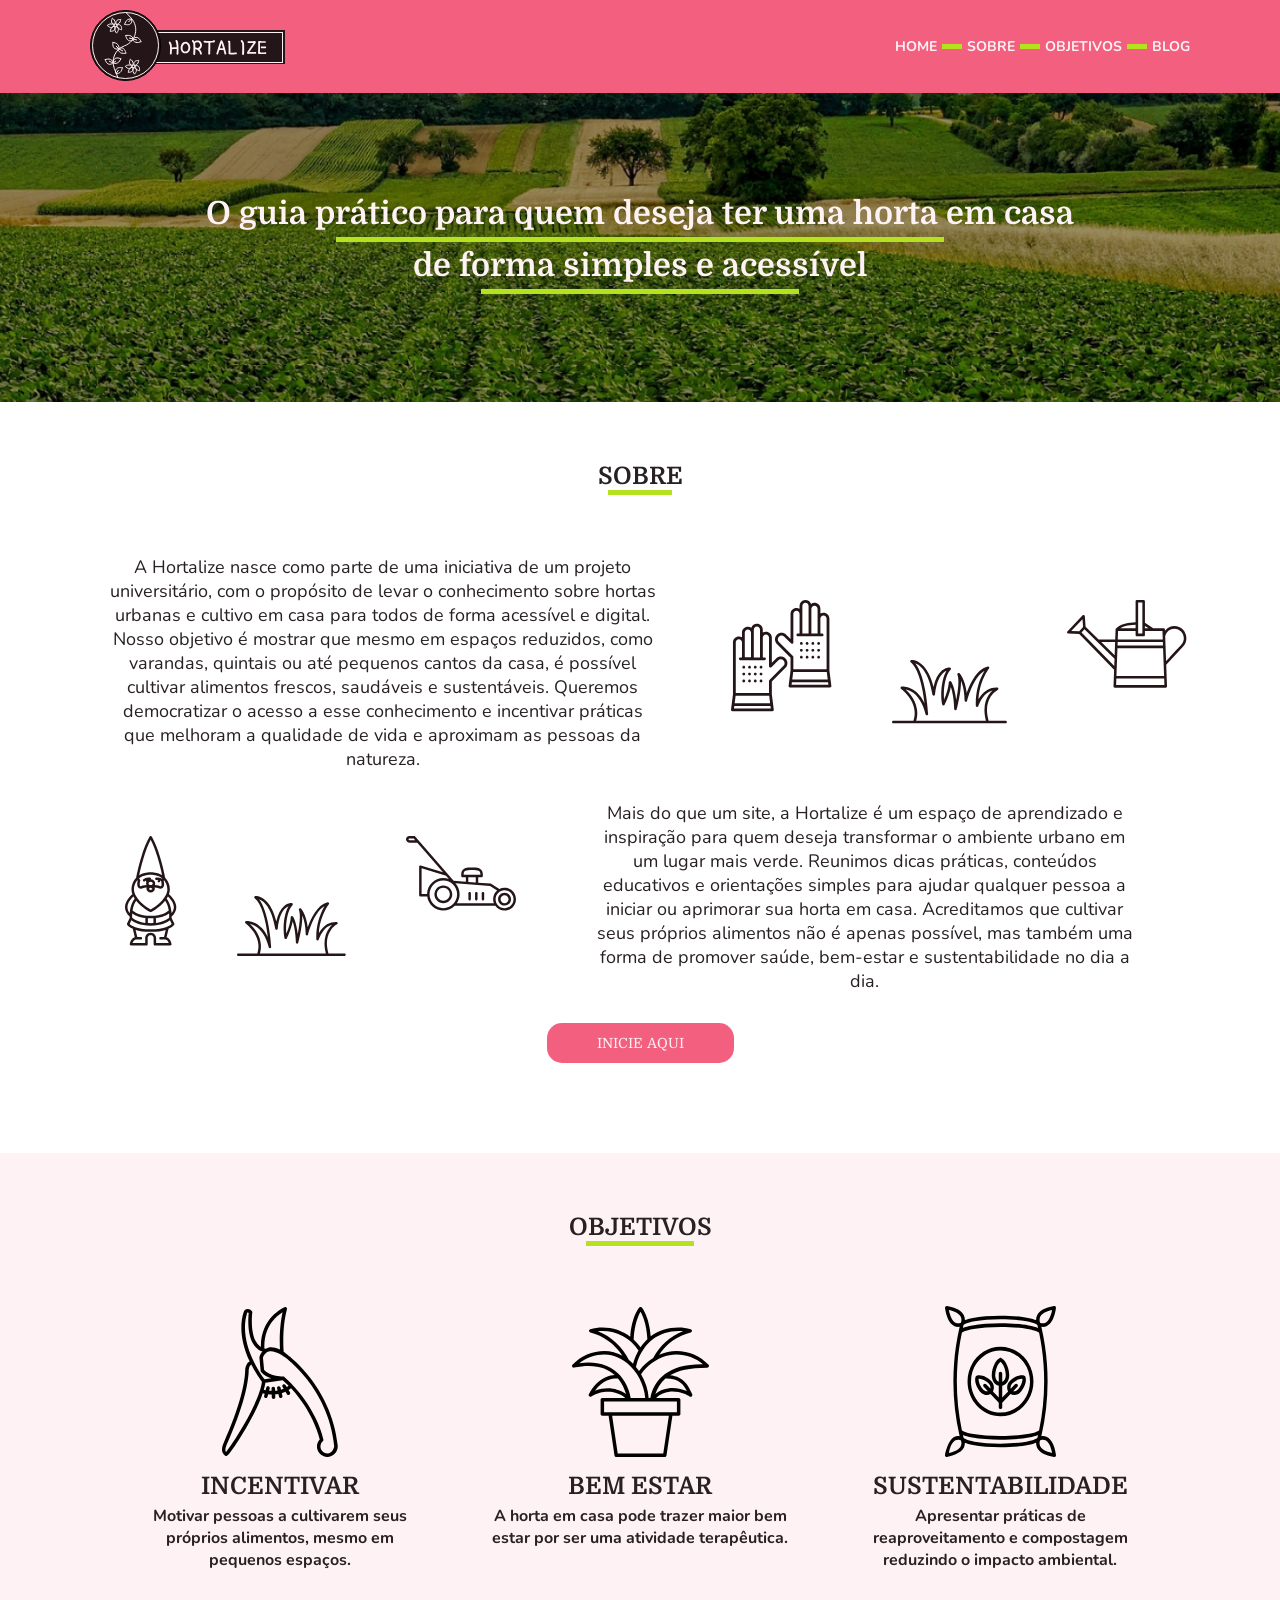
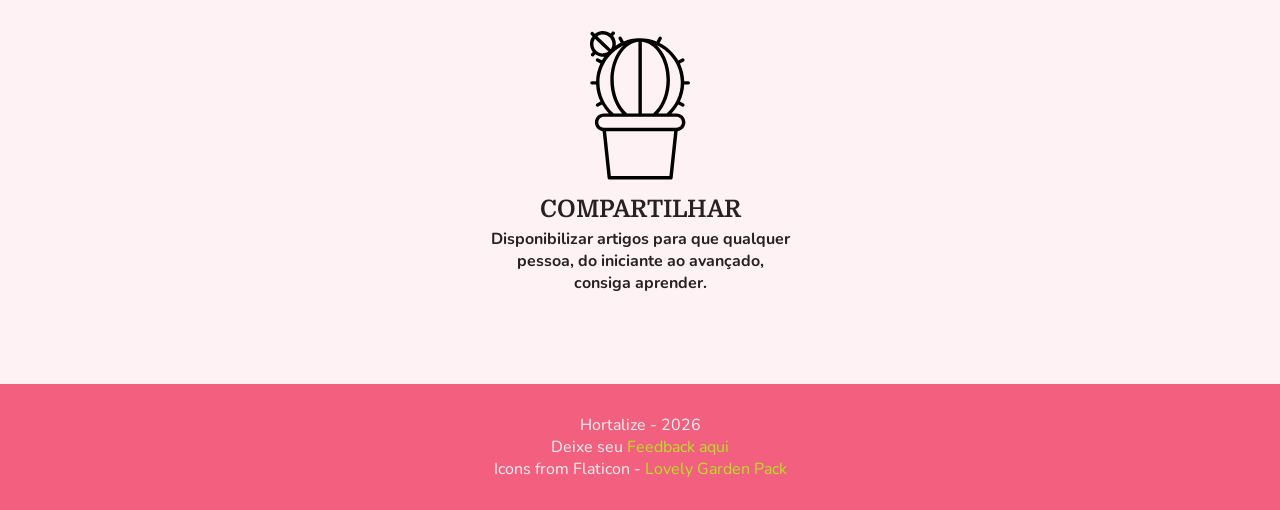
<file: index.html>
<!DOCTYPE html>
<html lang='pt-br'>
<head>
    <meta charset='utf-8'>
    <meta name='viewport' content='width=device-width, initial-scale=1'>
    <title>Hortalize</title>
    <link rel="preconnect" href="https://fonts.googleapis.com">
    <link rel="preconnect" href="https://fonts.gstatic.com" crossorigin>
    <link href="https://fonts.googleapis.com/css2?family=Nunito:ital,wght@0,200..1000;1,200..1000&display=swap" rel="stylesheet">
    <link rel="preconnect" href="https://fonts.googleapis.com">
    <link rel="preconnect" href="https://fonts.gstatic.com" crossorigin>
    <link href="https://fonts.googleapis.com/css2?family=Domine:wght@400..700&family=Nunito:ital,wght@0,200..1000;1,200..1000&display=swap" rel="stylesheet">
    <link rel='stylesheet' href='src/css/style.css'>
    <link rel="shortcut icon" href="src/assets/favicon.png" type="image/png">
</head>
<body>
    <header>
        <a href="index.html" class="logo">
            <img src="src/assets/logo.svg" alt="Logo Hortalize">
        </a>
        <nav>
            <ul class="list-nav">
                <li><a href="#home">HOME</a></li>
                <li><a href="#sobre">SOBRE</a></li>
                <li><a href="#obj">OBJETIVOS</a></li>
                <li><a href="blog.html">BLOG</a></li>
            </ul>
        </nav>
    </header>
    <main>
        <div class="loading loading-on">
            <div class="loading-text">
                <img src="src/assets/loading-image.png" alt="Logo Hortalize">
                Carregando 
            </div>
        </div>
        <section id="home">
            <h1>
                <p>
                    O guia prático para quem deseja ter uma horta em casa
                </p>
                <p>
                    de forma simples e acessível
                </p>
            </h1>
        </section>
        <section id="sobre">
            <h2 class="section-title">
                sobre
            </h2>
            <div class="sobre-description">
                <p>
                    A Hortalize nasce como parte de uma iniciativa de um projeto universitário, com o propósito de levar o conhecimento sobre hortas urbanas e cultivo em casa para todos de forma acessível e digital. Nosso objetivo é mostrar que mesmo em espaços reduzidos, como varandas, quintais ou até pequenos cantos da casa, é possível cultivar alimentos frescos, saudáveis e sustentáveis. Queremos democratizar o acesso a esse conhecimento e incentivar práticas que melhoram a qualidade de vida e aproximam as pessoas da natureza.
                </p>
                <ul class="sobre-icons">
                    <li><img src="src/assets/icon5.svg" alt=""></li>
                    <li><img src="src/assets/icon9.svg" alt=""></li>
                    <li><img src="src/assets/icon10.svg" alt=""></li>
                </ul>
            </div>
            <div class="sobre-description">
                <ul class="sobre-icons clear">
                    <li><img src="src/assets/icon7.svg" alt=""></li>
                    <li><img src="src/assets/icon8.svg" alt=""></li>
                    <li><img src="src/assets/icon6.svg" alt=""></li>
                </ul>
                <p>
                    Mais do que um site, a Hortalize é um espaço de aprendizado e inspiração para quem deseja transformar o ambiente urbano em um lugar mais verde. Reunimos dicas práticas, conteúdos educativos e orientações simples para ajudar qualquer pessoa a iniciar ou aprimorar sua horta em casa. Acreditamos que cultivar seus próprios alimentos não é apenas possível, mas também uma forma de promover saúde, bem-estar e sustentabilidade no dia a dia.
                </p>
            </div>
            <a id="sobre-button" href="blog.html">INICIE AQUI</a>

        </section>
        <section id="obj">
            <h2 class="section-title">
                OBJETIVOS
            </h2>
            <ul class="obj-list">
                <li>
                    <img src="src/assets/icon3.svg" alt="">
                    <h3>
                        incentivar
                    </h3>
                    <p>
                        Motivar pessoas a cultivarem seus próprios alimentos, mesmo em pequenos espaços.
                    </p>
                </li>
                <li>
                    <img src="src/assets/icon1.svg" alt="">
                    <h3>bem estar</h3>
                    <p>
                        A horta em casa pode trazer maior bem estar por ser uma atividade terapêutica.
                    </p>
                </li>
                <li>
                    <img src="src/assets/icon4.svg" alt="">
                    <h3>sustentabilidade</h3>
                    <p>
                        Apresentar práticas de reaproveitamento e compostagem reduzindo o impacto ambiental.
                    </p>
                </li>
                <li>
                    <img src="src/assets/icon2.svg" alt="">
                    <h3>compartilhar</h3>
                    <p>
                        Disponibilizar artigos para que qualquer pessoa, do iniciante ao avançado, consiga aprender.
                    </p>
                </li>
            </ul>
        </section>
    </main>
    <footer>
        <p>
            Hortalize - 2026
        </p>
        <p>
            Deixe seu
            <a href="https://forms.gle/gW9gvYGszAeY2fDi6" target="_blank">Feedback aqui</a>
        </p>
        <p>
            Icons from Flaticon - 
            <a href="https://www.flaticon.com/packs/lovely-garden" target="_blank">Lovely Garden Pack</a>
        </p>
       
    </footer>
    <script>
        const loadingElement = document.querySelector(".loading");
        setTimeout(() => {
            loadingElement.classList.remove("loading-on")
        }, 1000)
    </script>    
</body>
</html>
</file>
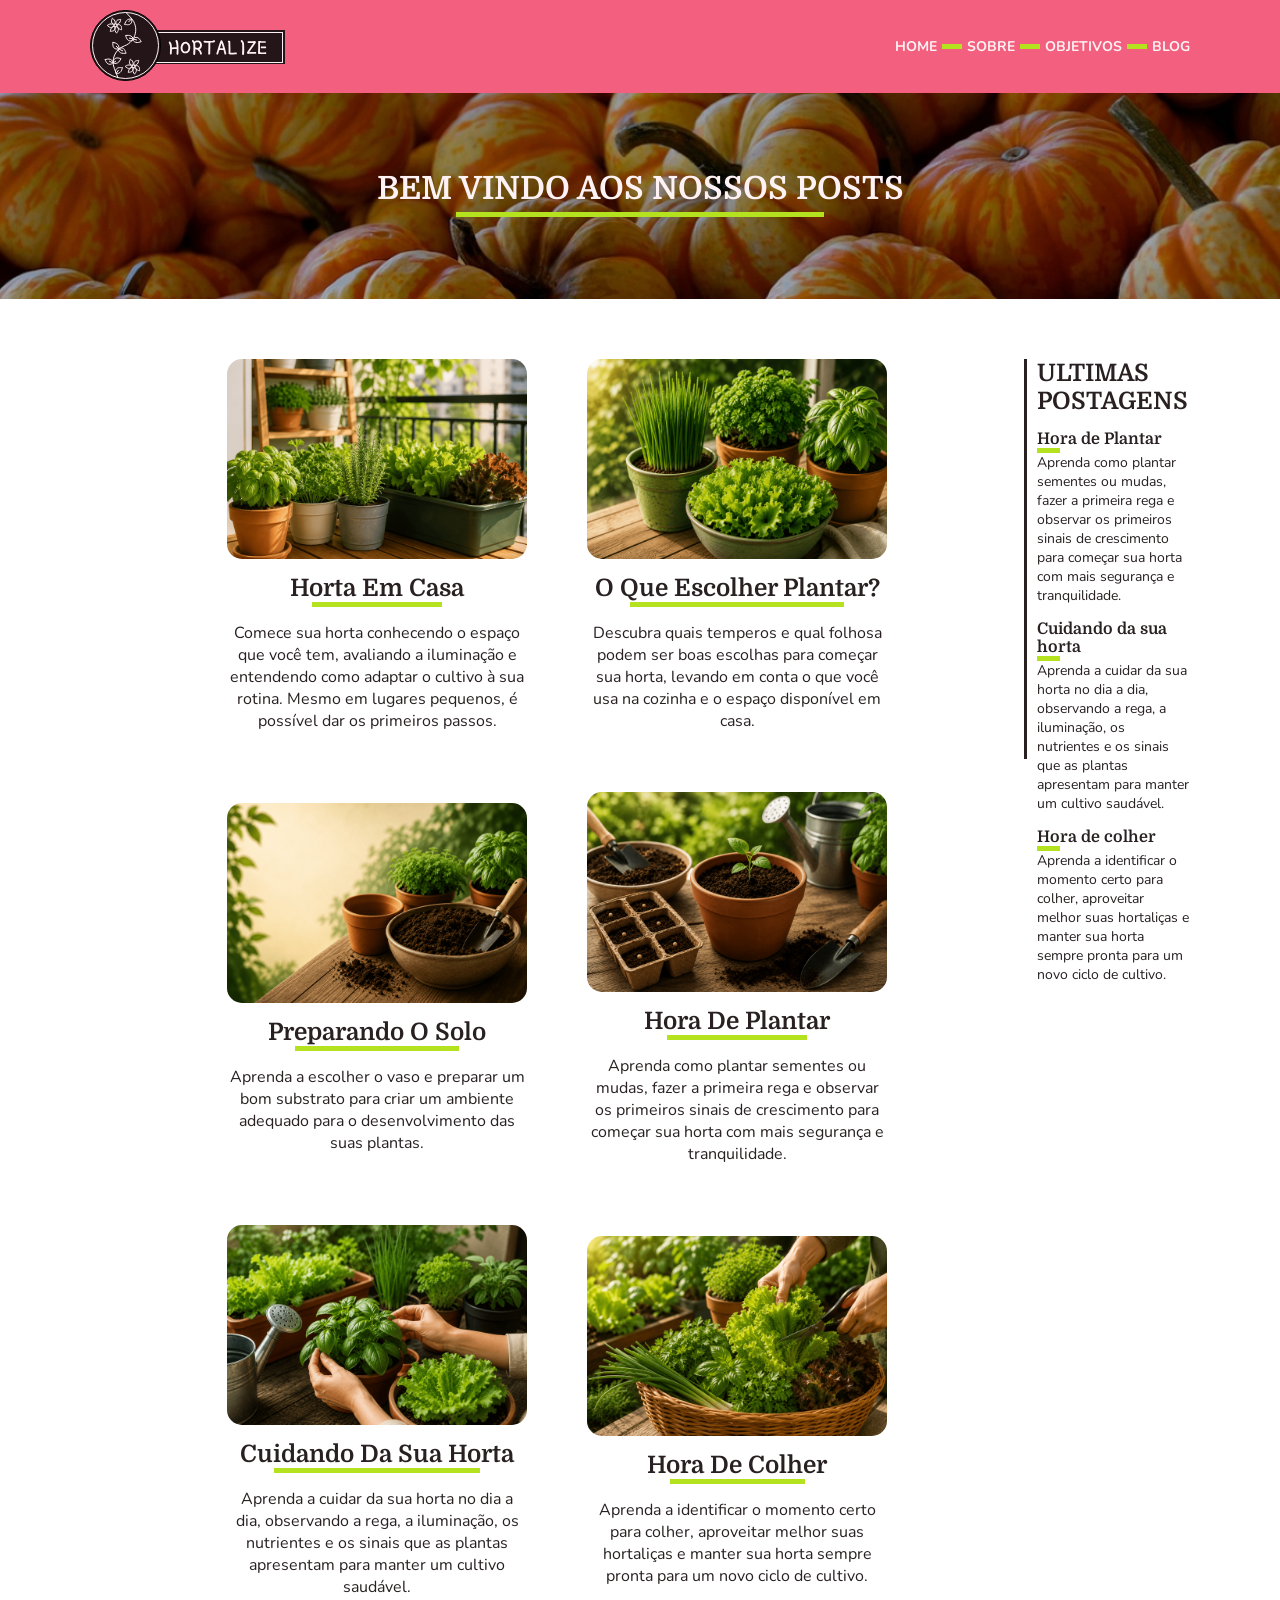
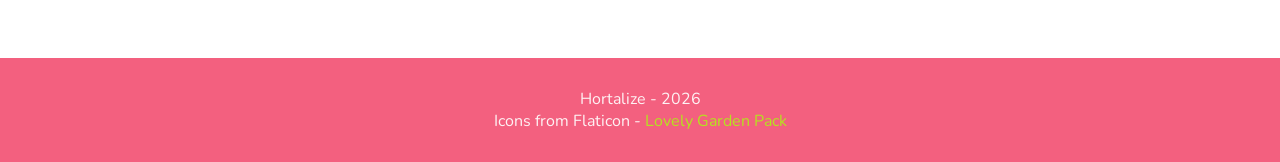
<file: blog.html>
<!DOCTYPE html>
<html lang='pt-br'>
<head>
    <meta charset='utf-8'>
    <meta name='viewport' content='width=device-width, initial-scale=1'>
    <title>Hortalize</title>
    <link rel="preconnect" href="https://fonts.googleapis.com">
    <link rel="preconnect" href="https://fonts.gstatic.com" crossorigin>
    <link href="https://fonts.googleapis.com/css2?family=Nunito:ital,wght@0,200..1000;1,200..1000&display=swap" rel="stylesheet">
    <link rel="preconnect" href="https://fonts.googleapis.com">
    <link rel="preconnect" href="https://fonts.gstatic.com" crossorigin>
    <link href="https://fonts.googleapis.com/css2?family=Domine:wght@400..700&family=Nunito:ital,wght@0,200..1000;1,200..1000&display=swap" rel="stylesheet">
    <link rel='stylesheet' href='src/css/style.css'>
    <link rel='stylesheet' href='src/css/blog.css'>
    <link rel="shortcut icon" href="src/assets/favicon.png" type="image/png">
</head>
<body>
    <header>
        <a href="index.html" class="logo">
            <img src="src/assets/logo.svg" alt="Logo Hortalize">
        </a>
        <nav>
            <ul class="list-nav">
                <li><a href="index.html">HOME</a></li>
                <li><a href="index.html">SOBRE</a></li>
                <li><a href="index.html">OBJETIVOS</a></li>
                <li><a href="blog.html">BLOG</a></li>
            </ul>
        </nav>
    </header>
    <main>
        <div class="loading loading-on">
            <div class="loading-text">
                <img src="src/assets/loading-image.png" alt="Logo Hortalize">
                Carregando 
            </div>
        </div>
        <section id="home">
            <h1>
                <p>
                    BEM VINDO AOS NOSSOS POSTS
                </p>
            </h1>
        </section>
        <section id="posts">
            <ul class="posts-list">
            </ul>
            <aside id="last-news">
                <div>
                    <h2>ultimas postagens</h2>
                    <ul class="news-list">
                    </ul>
                </div>
            </aside>
        </section>
    </main>
    <footer>
        <p>
            Hortalize - 2026
        </p>
        <p>
            Icons from Flaticon - 
            <a href="https://www.flaticon.com/packs/lovely-garden" target="_blank">Lovely Garden Pack</a>
        </p>
       
    </footer>
    <script src="src/js/script.js"> </script>
    <script>
        doLastNewsElemention()
        doBlogPostList()
    </script>
    
</body>
</html>
</file>
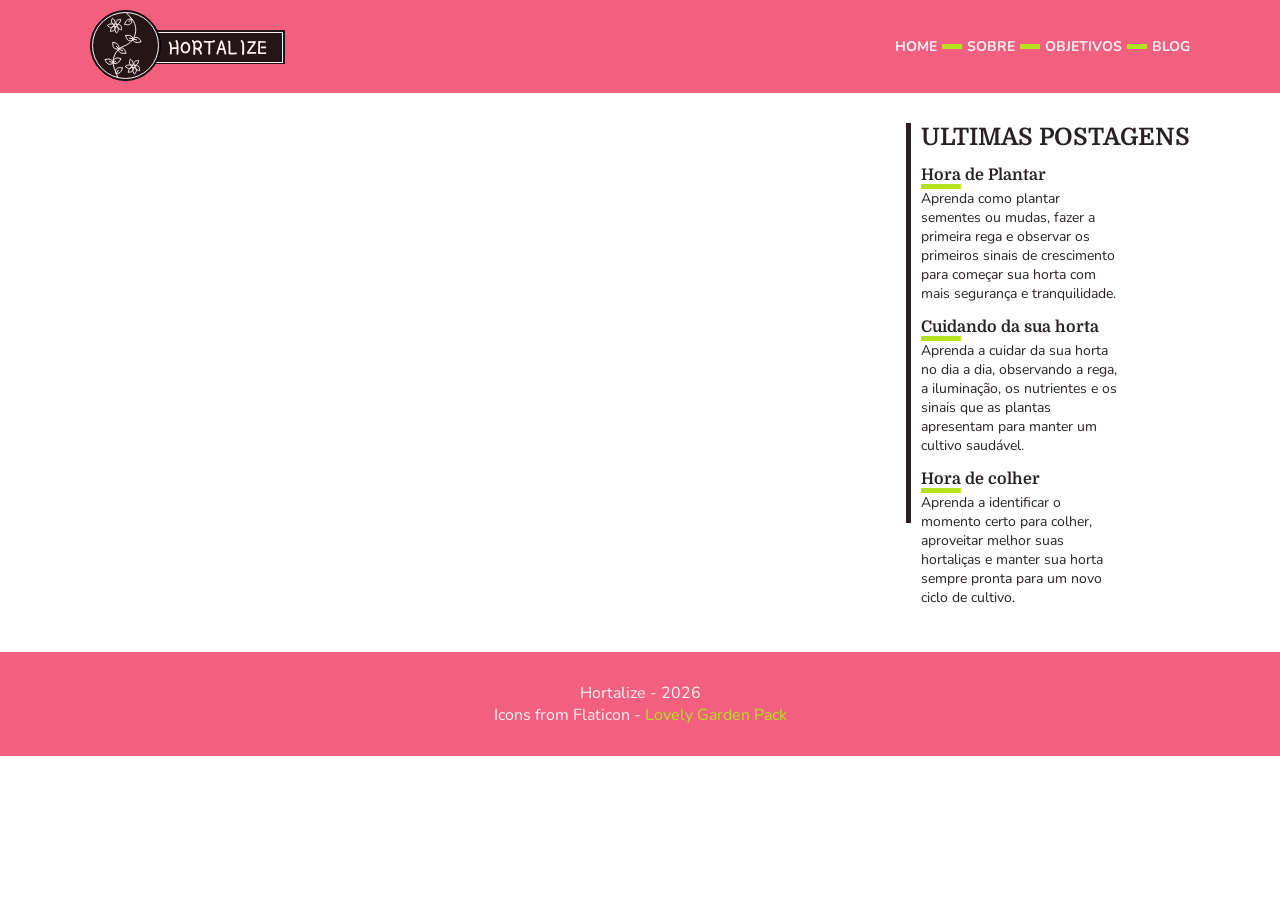
<file: post.html>
<!DOCTYPE html>
<html lang='pt-br'>
<head>
    <meta charset='utf-8'>
    <meta name='viewport' content='width=device-width, initial-scale=1'>
    <title>Hortalize</title>
    <link rel="preconnect" href="https://fonts.googleapis.com">
    <link rel="preconnect" href="https://fonts.gstatic.com" crossorigin>
    <link href="https://fonts.googleapis.com/css2?family=Nunito:ital,wght@0,200..1000;1,200..1000&display=swap" rel="stylesheet">
    <link rel="preconnect" href="https://fonts.googleapis.com">
    <link rel="preconnect" href="https://fonts.gstatic.com" crossorigin>
    <link href="https://fonts.googleapis.com/css2?family=Domine:wght@400..700&family=Nunito:ital,wght@0,200..1000;1,200..1000&display=swap" rel="stylesheet">
    <link rel='stylesheet' href='src/css/style.css'>
    <link rel='stylesheet' href='src/css/blog.css'>
    <link rel='stylesheet' href='src/css/post.css'>
    <link rel="shortcut icon" href="src/assets/favicon.png" type="image/png">
</head>
<body>
    <header>
        <a href="index.html" class="logo">
            <img src="src/assets/logo.svg" alt="Logo Hortalize">
        </a>
        <nav>
            <ul class="list-nav">
                <li><a href="index.html">HOME</a></li>
                <li><a href="index.html">SOBRE</a></li>
                <li><a href="index.html">OBJETIVOS</a></li>
                <li><a href="blog.html">BLOG</a></li>
            </ul>
        </nav>
    </header>
    <main>
        <div class="loading loading-on">
            <div class="loading-text">
                <img src="src/assets/loading-image.png" alt="Logo Hortalize">
                Carregando 
            </div>
        </div>
        <section id="posts">
            <div class="post-content">
            </div>
            <aside id="last-news">
                <div>
                    <h2>ultimas postagens</h2>
                    <ul class="news-list">
                    </ul>
                </div>
            </aside>
        </section>
    </main>
    <footer>
        <p>
            Hortalize - 2026
        </p>
        <p>
            Icons from Flaticon - 
            <a href="https://www.flaticon.com/packs/lovely-garden" target="_blank">Lovely Garden Pack</a>
        </p>
       
    </footer>
    <script src="src/js/script.js"></script>
    <script>
        doLastNewsElemention()
        doBlogPost()
    </script>
</body>
</html>
</file>
<file: src/css/style.css>
:root{
    --primary-bg: #F3607F;
    --secondary-bg: #FEF2F4;
    --primary-contrast: #B5E21F;
    --secondary-contrast: #8CB10F;
    --text-color:#282021;
    --text-color-contrast:#FEF2F4;
    --font-text: "Nunito", sans-serif;
    --font-title: "Domine", serif;
}

* {
    color: var(--text-color);
    padding: 0;
    margin: 0;
    outline: 0;
    box-sizing: border-box;
    font-family: var(--font-text);
    font-size: 62.5%;
    text-decoration: none;
    list-style-type: none;
    scroll-behavior: smooth;
}

.loading {
    display: none;
    background-color: var(--secondary-bg);
    position: absolute;
    top: 0;
    left: 0;
    width: 100%;
    height: 1000px;
    z-index: 1;
}

.loading img {
    display: block;
    max-width: 150px;
    margin-bottom: 15px;
    margin-left: 10px;
    animation: loading 2s ease-in-out infinite;
}

.loading-text {
    display: block;
    font-size: 2.4rem;
    font-family: var(--font-title);
    text-transform: uppercase;
    position: relative;
    top: 20%;
    left: 45%;
    max-width: fit-content;
}

.loading-on {
    display: block;
}

@keyframes loading {
  0%,
  100% {
    opacity: 0.6;
    transform: scale(0.98);
  }

  50% {
    opacity: 1;
    transform: scale(1);
  }
}

header{
    display: flex;
    flex-wrap: wrap;
    gap: 30px;
    justify-content: space-between;
    align-items: center;
    background-color: var(--primary-bg);
    padding: 1rem 9rem;
}

.list-nav {
    display: flex;
}

.list-nav li::after {
    display: inline-block;
    content: "";
    background-color: var(--primary-contrast);
    width: 20px;
    height: 5px;
    margin: 0px 5px;
    margin-bottom: 2.5px;
}

.list-nav li:last-child::after {
    display: none;
}

.list-nav li a {
    font-size: 1.4rem;
    font-weight: bold;
    color: var(--text-color-contrast);
}

.list-nav li a:hover, #sobre-button:hover, footer a:hover {
    opacity: .85;
    transition: .15s ease-in-out;
}

main {
    animation: entradaMain 0.6s ease-out both;
}

@keyframes entradaMain {
    from {
        opacity: 0;
        transform: translateY(15px);
    }

    to {
        opacity: 1;
        transform: translateY(0);
    }
}

#home {
    background-image: url("../assets/background-home.jpg");
    background-repeat: no-repeat;
    background-size: cover;
    background-position: center;
    padding: 8% 0px;
}

#home > h1,#sobre, #obj {
    display: grid;
    place-items: center;
}

#home > h1 p {
    display: flex;
    flex-direction: column;
    justify-content: center;
    font-size: 3.2rem;
    font-family: var(--font-title);
    color: var(--text-color-contrast);
    font-weight: bold;
    width: fit-content;
}

#home > h1 p::after {
    content: "";
    background-color: var(--primary-contrast);
    margin: 5px 0px;
    width: 70%;
    height: 5px;
    align-self: center;
}

.section-title {
    display: flex;
    flex-direction: column;
    font-size: 2.4rem;
    font-family: var(--font-title);
    font-weight: bold;
    text-transform: uppercase;
    text-align: center;
    padding: 60px 0px;
    width: fit-content;
}

.section-title::after {
    display: block;
    content: "";
    background-color: var(--primary-contrast);
    width: 75%;
    height: 5px;
    align-self: center;
}

.sobre-description {
    display: flex;
    justify-content: center;
    align-items: center;
    flex-wrap: wrap;
    gap: calc(2rem + 3vw);
    margin-bottom: 30px;
}

.sobre-description p {
    font-size: 1.8rem;
    max-width: 580px;
    text-align: center;
    padding: 0px 15px;
}

.sobre-icons {
    display: flex;
    gap: 60px;
}

.sobre-icons li:nth-child(even) {
    margin-top: 60px;
}

#sobre-button {
    background-color: var(--primary-bg);
    font-size: 1.4rem;
    font-family: var(--font-title);
    color: var(--text-color-contrast);
    padding: 12px 50px;
    border: none;
    border-radius: 15px;
}

#obj {
    background-color: var(--secondary-bg);
    margin-top: 90px;
    padding: 0px 15px 90px 15px;
}

.obj-list {
    display: flex;
    align-items: baseline;
    justify-content: center;
    flex-wrap: wrap;
    gap: 60px;
}

.obj-list li {
    display: flex;
    flex-direction: column;
    justify-content: center;
    align-items: center;
}

.obj-list h3 {
    font-size: 2.4rem;
    font-family: var(--font-title);
    font-weight: bold;
    text-align: center;
    text-transform: uppercase;
    margin-top: 15px;
    margin-bottom: 5px;
}

.obj-list p {
    font-size: 1.6rem;
    font-weight: bold;
    text-align: center;
    max-width: 300px;
}


footer {
    background-color: var(--primary-bg);
    padding: 30px 0;
    text-align: center;

}

footer > p {
    font-size: 1.6rem;
    color: var(--text-color-contrast);
}

footer a {
    font-size: 1.6rem;
    color: var(--primary-contrast);
}

@media (max-width:1100px) {
 
    .clear {
        display: none;
    }

    header {
        justify-content: center;
    }

    #home > h1 p {
        font-size: 2.4rem;
    }

    .section-title {
        padding-bottom: 30px;
    }

    .loading-text {
        left: 40%;
    }

}

@media (max-width:670px) {

    #home > h1 p {
        font-size: 1.8rem;
    }

    .section-title {
        padding: 30px 0px;
    }

    #obj{
        margin-top: 60px;
    }

    .sobre-icons {
        padding: 0 25px;
        gap: 30px;
    }

    .sobre-icons li > img {
        max-width: 100%;
        min-width: 50px;
    }

    .loading-text {
        left: 35%;
    }

}

@media (max-width:450px) {

    .list-nav {
        display: flex;
        gap: 15px;
    }

    .list-nav li::after {
        display: none;
    }

    #home > h1 p {
        font-size: 1.4rem;
    }

    .sobre-description p {
        font-size: 1.4rem;
        max-width: 380px;
    }

    .sobre-icons {
        gap: 30px;
    }

    .loading-text {
        left: 25%;
    }
}
</file>
<file: src/css/blog.css>
#home {
    background-image: url("../assets/background-blog.jpg");
    padding: 6% 0;
}

.section-title {
    text-transform: capitalize;
    padding: 0;
    margin: 15px 0;
    text-align: center;
}

#posts {
    display: flex;
    justify-content: space-between;
    padding: 0 90px;
    margin: 60px auto;
    max-width: 1600px;
}

.posts-list {
    display: flex;
    flex-wrap: wrap;
    align-items: center;
    justify-content: center;
    gap: 60px;
    max-width: 1100px;
}
.posts-list h2 {
    margin: 15px auto;
}

.posts-list img {
    display: block;
    border-radius: 15px;
    width: 300px;
    height: 200px;
}

.posts-list p {
    font-size: 1.6rem;   
    text-align: center;
    max-width: 300px;
}

.posts-list a, .news-list a {
    display: block;
    transition: .8 ease-in-out;
}

.posts-list a:hover, .news-list a:hover {
    transform: scale(1.03);
    opacity: .85;
}

#last-news{
    display: flex;
    flex-wrap: w;
    gap: 10px;
}

#last-news::before {
    content: "";
    display: block;
    background-color: var(--text-color);
    width: 5px;
    height: 400px;
}

#last-news h2 {
    font-size: 2.4rem;
    font-family: var(--font-title);
    text-transform: uppercase;
    margin-bottom: 15px;
}

.news-list h3{
    display: flex;
    flex-direction: column;
    font-size: 1.6rem;
    font-family: var(--font-title);
}

.news-list h3::after {
    display: block;
    content: "";
    background-color: var(--primary-contrast);
    width: 15%;
    height: 5px;
}

.news-list p {
    font-size: 1.4rem;
    max-width: 200px;
    margin-bottom: 15px;
}

@media (max-width:1050px) {
 
    #posts {
        justify-content: center;
        margin: 60px 0;
        padding: 0;
    }

    #last-news {
        display: none;
    }
}
</file>
<file: src/css/post.css>
#teste {
    background-color: black;
}

#home > h1 {
    place-items: start;
    padding-left: 90px;
}

#home > h1 p {
    justify-content: left;
    width: fit-content;
    max-width: 900px;
}

#home > h1 p::after {
    width: 20%;
    align-self: normal;
}

#posts {
    margin: 30px auto;
}

.post-image {
    max-width: 1600px;
    margin-bottom: 15px;
}

.post-image img {
    display: block;
    max-width: 100%;
}

.post-image span {
    display: block;
    font-size: 1.4rem;
    text-align: left;
    text-transform: uppercase;
    margin-top: 10px;
    margin-bottom: 15px;
}

.post-content {
    padding: 30px;
}

.post-content h2 {
    font-size: 2.4rem;
    font-family: var(--font-title);
    margin: 15px 15px;
}

.post-content p {
    font-size: 1.8rem;
    text-align: left;
    text-indent: 30px;
    max-width: 1600px;
}

.hint, .key-hints {
    background-color: var(--secondary-bg);
    padding: 30px;
    border-radius: 15px;
    margin: 30px 0;
}

.hint h2, .key-hints h2 {
    color: var(--secondary-contrast);
    margin-top: 0px;
    margin-bottom: 15px;
}

.key-hints li {
    font-size: 1.8rem;
    list-style-type: disc;
    margin: 0 0 10px 30px;
}

.references li {
    font-size: 1.8rem;
    margin: 0 0 10px 50px;
    list-style-type: disc;
}

.references li a {
    font-size: 1.8rem;
    transition: .6s ease-in-out;
}

.references li a:hover {
    color: var(--secondary-contrast);
}

@media (max-width:1050px) {

    .post-content p {
        font-size: 1.4rem;
    }

    #posts {
        margin: 30px 0;
    }

}

@media (max-width:670px) {
    
    #home > h1 {
        padding-left: 30px;
    }

    .post-content {
        padding: 15px;
    }

    .post-content h2 {
        margin: 15px 0;
    }   

    .post-content p {
        text-align: left;
        text-indent: 15px;
    }

    .hint, .key-hints {
        padding: 15px;
        margin: 30px 0;
    }

    .hint h2, .key-hints h2 {
        margin-top: 0px;
        margin-bottom: 15px;
    }

    .references li {
        margin-left: 30px;
    }
}
</file>
